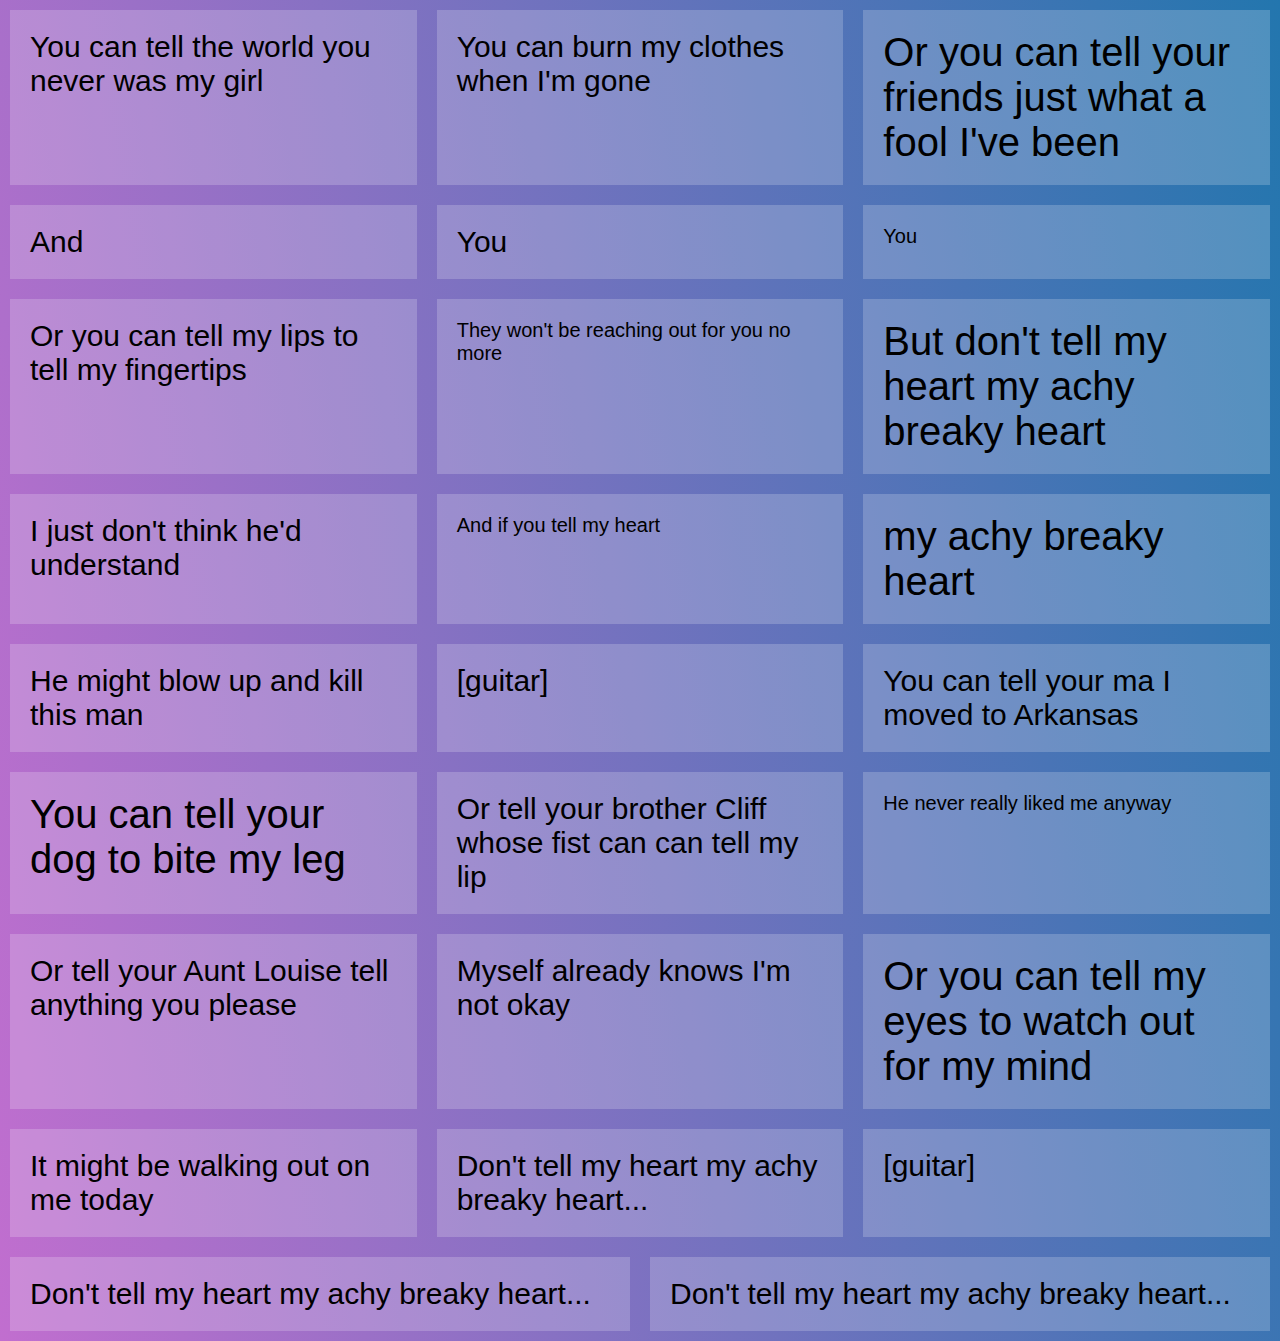
<file: equal-height-elements/index.html>
<!DOCTYPE html>
<html lang="en">
<head>
  <meta charset="UTF-8">
  <title>FlexBox Nav</title>
  <link rel="stylesheet" href="https://maxcdn.bootstrapcdn.com/font-awesome/4.3.0/css/font-awesome.min.css">
  <link rel="stylesheet" href="style-START.css">
</head>
<body>

  <div class="elements">

    <div class="item">You can tell the world you never was my girl</div>
    <div class="item">You can burn my clothes when I'm gone</div>
    <div class="item large">Or you can tell your friends just what a fool I've been</div>
    <div class="item">And </div>

    <div class="item">You </div>
    <div class="item small">You </div>
    <div class="item">Or you can tell my lips to tell my fingertips</div>
    <div class="item small">They won't be reaching out for you no more</div>

    <div class="item large">But don't tell my heart my achy breaky heart</div>
    <div class="item">I just don't think he'd understand</div>
    <div class="item small">And if you tell my heart</div>
    <div class="item large">my achy breaky heart</div>
    <div class="item">He might blow up and kill this man</div>

    <div class="item">[guitar]</div>

    <div class="item">You can tell your ma I moved to Arkansas</div>
    <div class="item large">You can tell your dog to bite my leg</div>
    <div class="item">Or tell your brother Cliff whose fist can can tell my lip</div>
    <div class="item small">He never really liked me anyway</div>

    <div class="item">Or tell your Aunt Louise tell anything you please</div>
    <div class="item">Myself already knows I'm not okay</div>
    <div class="item large">Or you can tell my eyes to watch out for my mind</div>
    <div class="item">It might be walking out on me today</div>

    <div class="item">Don't tell my heart my achy breaky heart...</div>

    <div class="item">[guitar]</div>

    <div class="item">Don't tell my heart my achy breaky heart...</div>
    <div class="item">Don't tell my heart my achy breaky heart...</div>

  </div>

</body>
</html>
</file>
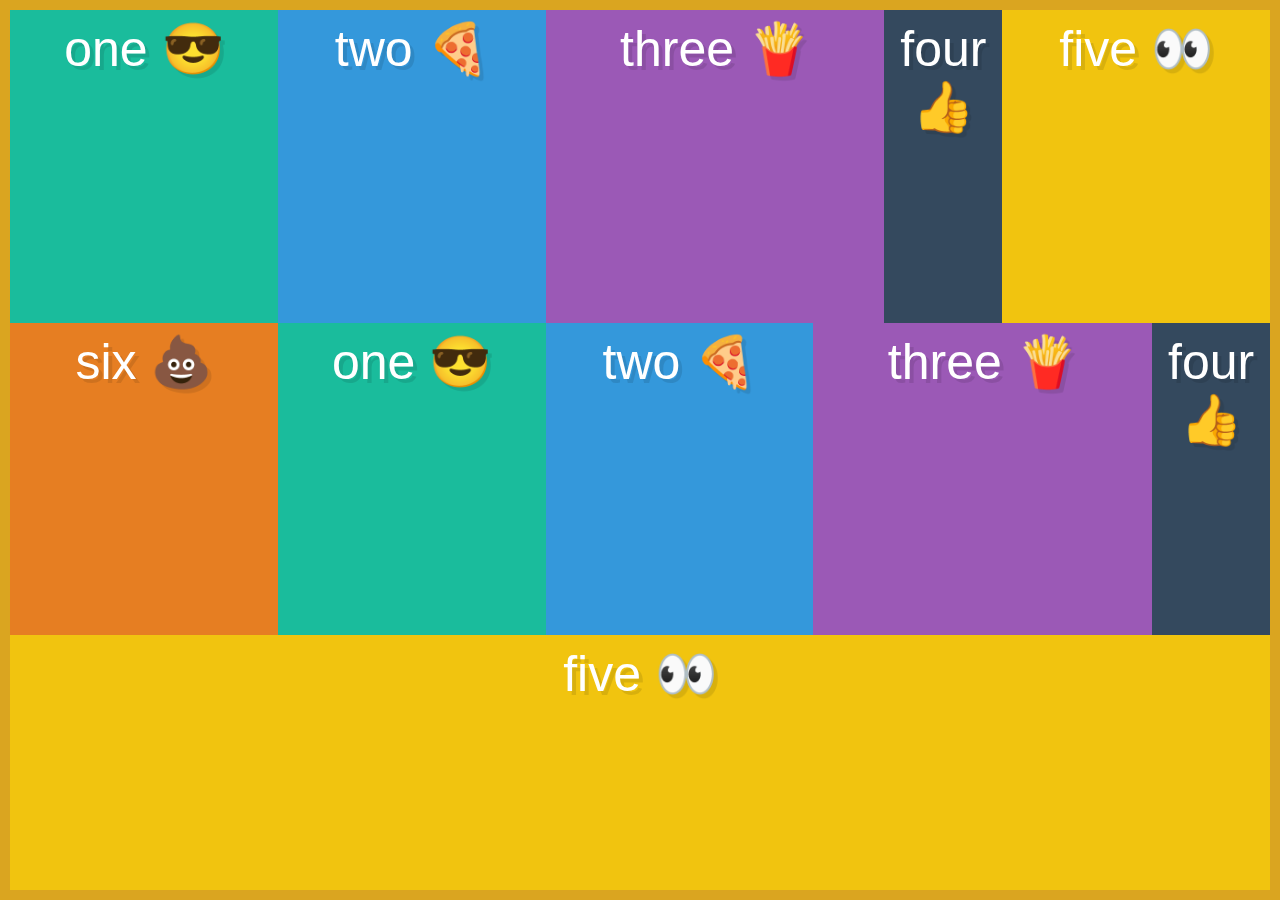
<file: flex-wrapping-and-columns/index.html>
<!doctype html>
<html lang="en">
<head>
  <meta charset="UTF-8">
  <title>FlexBox Tutorial</title>
  <link rel="stylesheet" href="style.css">
</head>
<body>

  <div class="container">
    <div class="box box1">one 😎</div>
    <div class="box box2">two 🍕</div>
    <div class="box box3">three 🍟</div>
    <div class="box box4">four 👍</div>
    <div class="box box5">five 👀</div>
    <div class="box box6">six 💩</div>
    <div class="box box1">one 😎</div>
    <div class="box box2">two 🍕</div>
    <div class="box box3">three 🍟</div>
    <div class="box box4">four 👍</div>
    <div class="box box5">five 👀</div>
  </div>

</body>
</html>
</file>
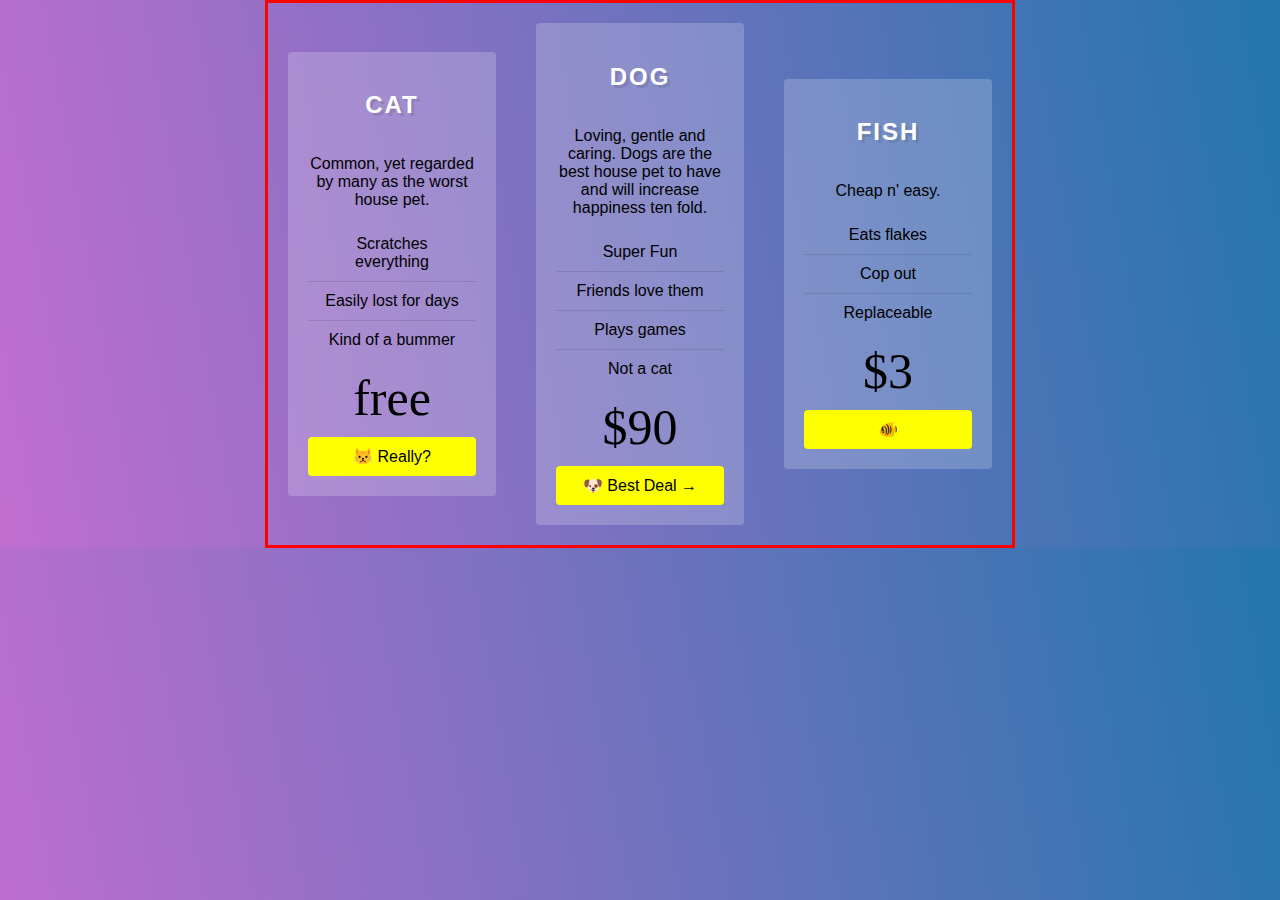
<file: pricing-grid/index.html>
<!DOCTYPE html>
<html lang="en">
<head>
  <meta charset="UTF-8">
  <title>FlexBox Nav</title>
  <link rel="stylesheet" href="https://maxcdn.bootstrapcdn.com/font-awesome/4.3.0/css/font-awesome.min.css">
  <link rel="stylesheet" href="style-START.css">
</head>
<body>

  <!-- Flex Container! -->
  <div class="pricing-grid">

    <div class="plan plan1">
      
      <h2>Cat</h2>
      <p>Common, yet regarded by many as the worst house pet.</p>
      <ul class="features">
        <li>Scratches everything</li>
        <li>Easily lost for days</li>
        <li>Kind of a bummer</li>
      </ul>

      <p class="price">free</p>

      <a href="#" class="cta">😾 Really?</a>
    </div>

    <div class="plan plan2">
      
      <h2>Dog</h2>
      <p>Loving, gentle and caring. Dogs are the best house pet to have and will increase happiness ten fold. </p>
      <ul class="features">
        <li>Super Fun</li>
        <li>Friends love them</li>
        <li>Plays games</li>
        <li>Not a cat</li>
      </ul>

      <p class="price">$90</p>

      <a href="#" class="cta">🐶 Best Deal →</a>
    </div>

    <div class="plan plan3">
      
      <h2>Fish</h2>
      <p>Cheap n' easy.</p>
      <ul class="features">
        <li>Eats flakes</li>
        <li>Cop out</li>
        <li>Replaceable</li>
      </ul>

      <p class="price">$3</p>

      <a href="#" class="cta">🐠</a>
    </div>

  </div>

</body>
</html>
</file>
<file: equal-height-elements/style-START.css>
/* Some CSS Setup - nothing to do with flexbox */
html {
  box-sizing: border-box;
}

*, *:before, *:after {
  box-sizing: inherit;
}

body {
  font-family: sans-serif;
  margin: 0;
  background-image: linear-gradient(260deg, #2376ae 0%, #c16ecf 100%);
}

a {
  color:white;
}

.item.large {
  font-size: 40px;
}

.item.small {
  font-size: 20px;
}

.item {
  background:rgba(255,255,255,0.2);
  margin:10px;
  padding:20px;
  font-size: 30px;
}

/* Flexbox Starts Here: */

.elements {
  display: flex;
  flex-wrap: wrap;
}

.item {
  flex: 1 1 calc(33.33% - 20px);
}
</file>
<file: pricing-grid/style-START.css>
/* Some CSS Setup - nothing to do with flexbox */
html {
  box-sizing: border-box;
}

*, *:before, *:after {
  box-sizing: inherit;
}

body {
  font-family: sans-serif;
  margin: 0;
  background-image: linear-gradient(260deg, #2376ae 0%, #c16ecf 100%);
}

a {
  color:white;
}

.plan ul {
  margin: 0;
  padding: 0;
  list-style: none;
}

.plan ul li {
  border-bottom: 1px solid rgba(0,0,0,0.1);
  padding:10px;
}

.plan ul li:last-child {
  border-bottom: 0;
}

.plan a {
  text-decoration: none;
  background:#FEFF00;
  padding:10px;
  color:black;
  border-radius:4px;
}


.plan h2 {
  text-transform: uppercase;
  color:white;
  letter-spacing: 2px;
  text-shadow:3px 3px 0 rgba(0,0,0,0.1);
}

.price {
  font-size: 50px;
  font-family: serif;
  margin: 10px 0;
}


.pricing-grid {
  max-width:750px;
  margin: 0 auto;
  border: solid red;
  display: flex;
  align-items: center;
}

.pricing-grid {}

.plan {
  
  background: rgba(2255,255,255,0.2);
  margin: 20px;
  padding: 20px;
  border-radius: 4px;
  text-align: center;

  flex: 1;
  display: flex;
  flex-wrap: wrap;
}

.plan > * {
  flex: 1 1 100%;
}
.plan .cta {
  align-self: flex-end;
}
</file>
<file: flex-wrapping-and-columns/style.css>
/* CSS Normalize */
article,aside,details,figcaption,figure,footer,header,hgroup,nav,section,summary{display:block;}audio,canvas,video{display:inline-block;}audio:not([controls]){display:none;height:0;}[hidden]{display:none;}html{font-family:sans-serif;-webkit-text-size-adjust:100%;-ms-text-size-adjust:100%;}a:focus{outline:thin dotted;}a:active,a:hover{outline:0;}h1{font-size:2em;}abbr[title]{border-bottom:1px dotted;}b,strong{font-weight:700;}dfn{font-style:italic;}mark{background:#ff0;color:#000;}code,kbd,pre,samp{font-family:monospace, serif;font-size:1em;}pre{white-space:pre-wrap;word-wrap:break-word;}q{quotes:\201C \201D \2018 \2019;}small{font-size:80%;}sub,sup{font-size:75%;line-height:0;position:relative;vertical-align:baseline;}sup{top:-.5em;}sub{bottom:-.25em;}img{border:0;}svg:not(:root){overflow:hidden;}fieldset{border:1px solid silver;margin:0 2px;padding:.35em .625em .75em;}button,input,select,textarea{font-family:inherit;font-size:100%;margin:0;}button,input{line-height:normal;}button,html input[type=button],/* 1 */
input[type=reset],input[type=submit]{-webkit-appearance:button;cursor:pointer;}button[disabled],input[disabled]{cursor:default;}input[type=checkbox],input[type=radio]{box-sizing:border-box;padding:0;}input[type=search]{-webkit-appearance:textfield;-moz-box-sizing:content-box;-webkit-box-sizing:content-box;box-sizing:content-box;}input[type=search]::-webkit-search-cancel-button,input[type=search]::-webkit-search-decoration{-webkit-appearance:none;}textarea{overflow:auto;vertical-align:top;}table{border-collapse:collapse;border-spacing:0;}body,figure{margin:0;}legend,button::-moz-focus-inner,input::-moz-focus-inner{border:0;padding:0;}

/* Box-sizing border-box */
* { -moz-box-sizing: border-box; -webkit-box-sizing: border-box; box-sizing: border-box; }


/* Some default styles to make each box visible */
.box {
  color:white;
  font-size: 50px;
  text-align: center;
  text-shadow:4px 4px 0 rgba(0,0,0,0.1);
  padding:10px;
}

/* Colours for each box */
.box1 { background:#1abc9c;}
.box2 { background:#3498db;}
.box3 { background:#9b59b6;}
.box4 { background:#34495e;}
.box5 { background:#f1c40f;}
.box6 { background:#e67e22;}
.box7 { background:#e74c3c;}
.box8 { background:#bdc3c7;}
.box9 { background:#2ecc71;}
.box10 { background:#16a085;}
.box1 { background:#1abc9c;}
.box2 { background:#3498db;}
.box3 { background:#9b59b6;}
.box4 { background:#34495e;}
.box5 { background:#f1c40f;}


/* We start writing out flexbox here. The above is just page setup */
.container {
  display:flex;
  flex-wrap: wrap;
  flex-direction: row;
  border: 10px solid goldenrod;
  height: 100vh;
}

.box {
  flex-basis: 250px;
  flex-grow: 1;
}

.box3 {
  flex-grow: 5;
}

.box4 {
  flex-basis: 100px;
}
</file>
